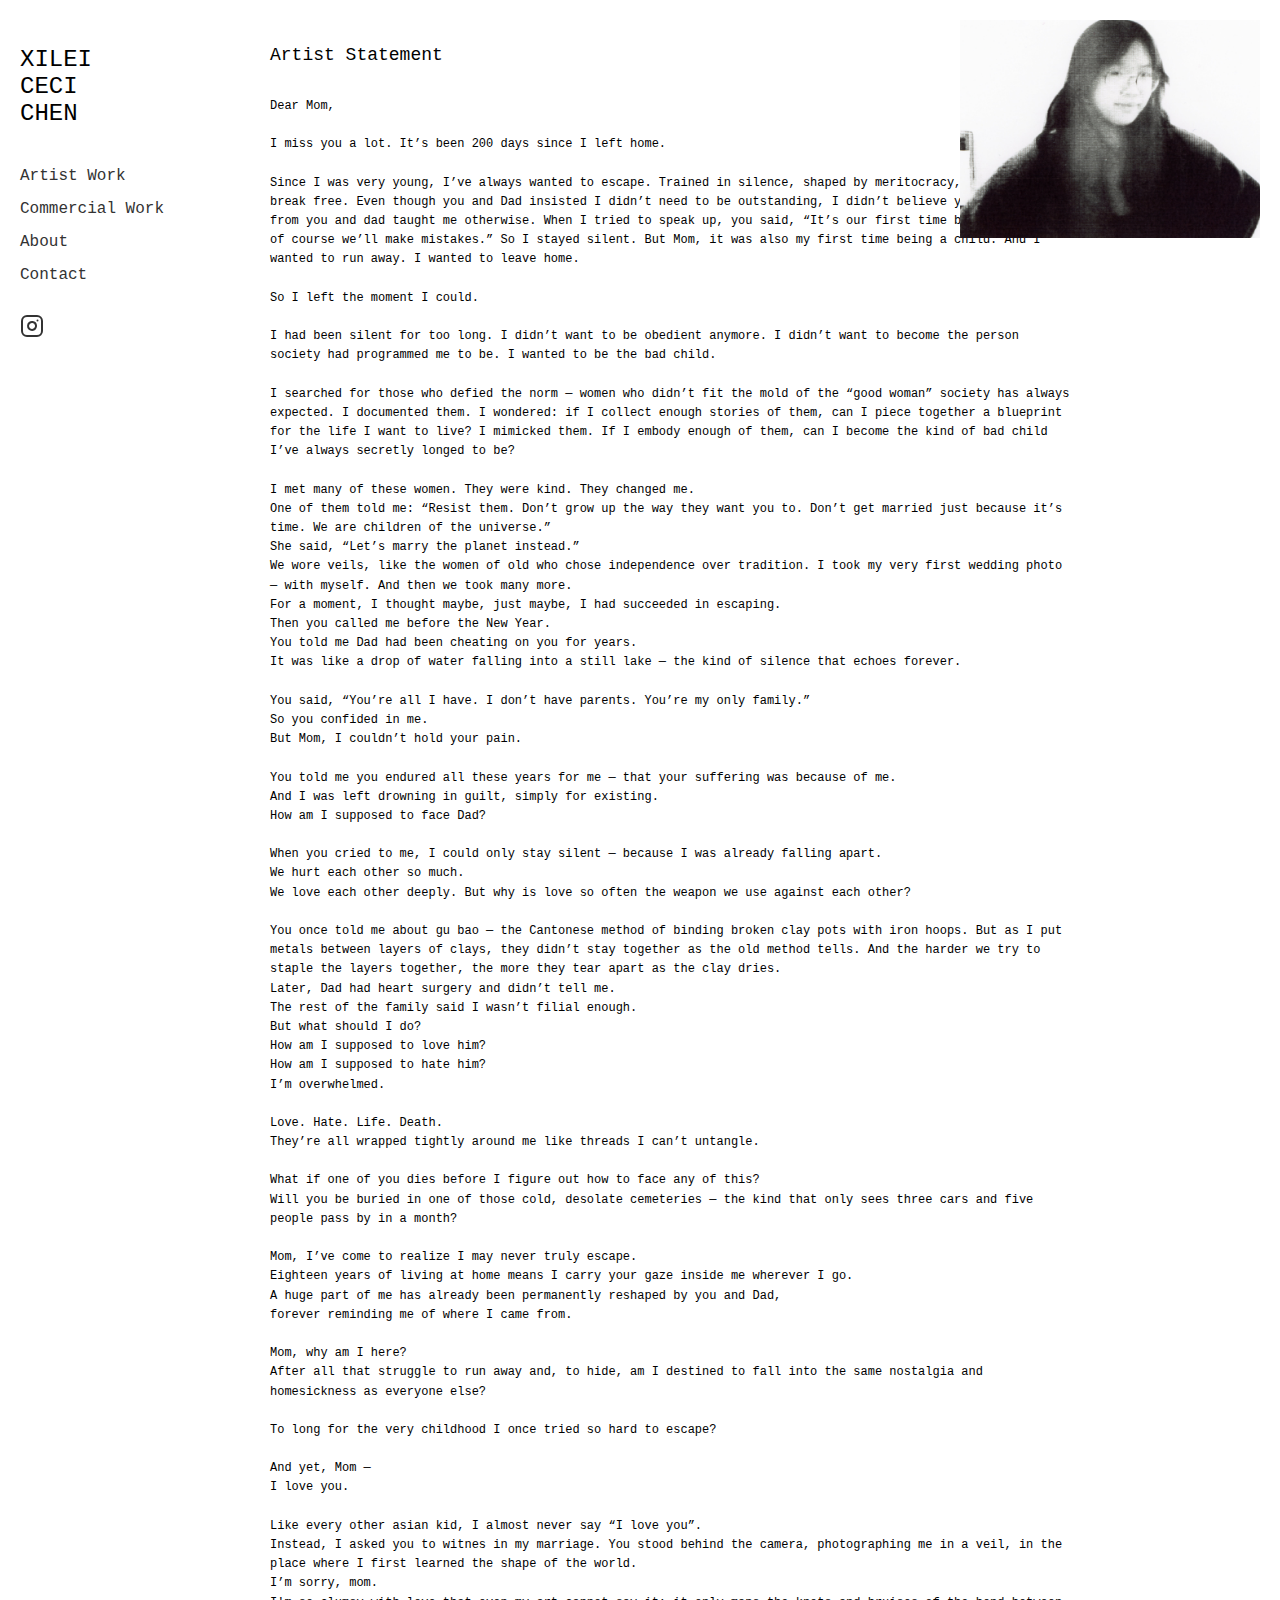
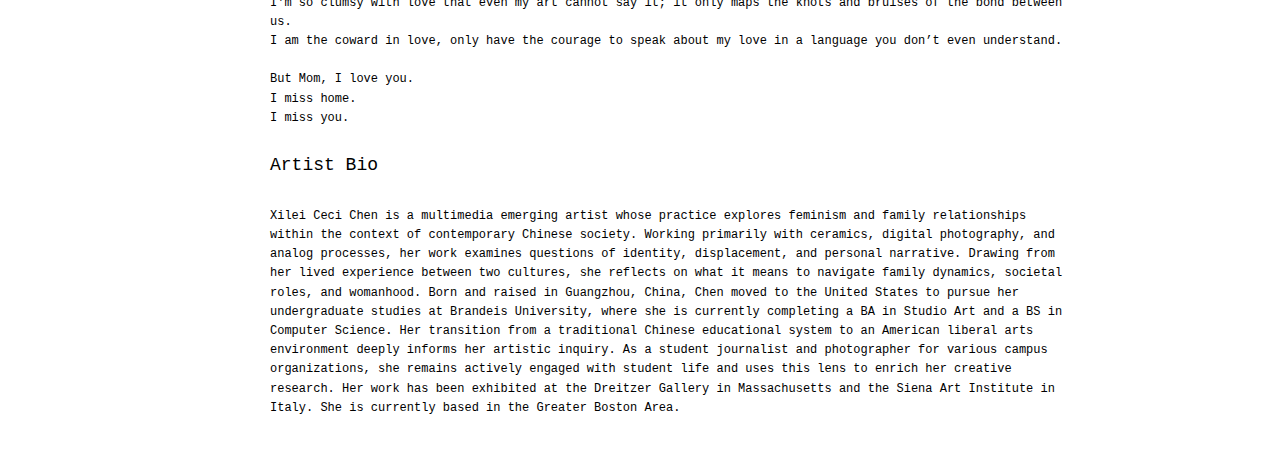
<file: about.html>
<!-- about.html -->
<!DOCTYPE html>
<html lang="en">
<head>
  <meta charset="UTF-8">
  <meta name="viewport" content="width=device-width, initial-scale=1.0">
  <title>about - xilei ceci chen</title>
  <link rel="stylesheet" href="styles.css">
  <style>
    .about-photo-img {
    position: absolute;
    top: 20px;
    right: 20px;
    width: 300px;
    }

    @media (max-width: 768px) {
        .about-photo-img {
            position: relative;
            display: block;
            margin: 0 auto 20px;
        }
    }
  </style>
</head>
<body>
  <div class="sidebar">
    <div class="sidebar-main">
      <h1><a href="index.html">XILEI <br> CECI <br> CHEN</a></h1>
      <ul>
        <li class="menu-item">
          <a href="index.html" class="main-link">Artist Work</a>
        </li>
        <li class="menu-item">
          <a href="#" class="main-link" onclick="toggleSubmenu('commercial-work'); return false;">Commercial Work</a>
          <ul class="submenu" id="commercial-work-submenu">
            <li><a href="index.html" onclick="localStorage.setItem('category', 'graduation-photo');">Graduation Photos</a></li>
            <li><a href="index.html" onclick="localStorage.setItem('category', 'event-photo');">Event Photos</a></li>
          </ul>
        </li>
        <li><a href="about.html" class="main-link">About</a></li>
        <li><a href="contact.html" class="main-link">Contact</a></li>
      </ul>
      <div class="social-icons">
        <a href="https://www.instagram.com/ceciii_xileichen/" target="_blank" class="instagram-icon">
          <svg xmlns="http://www.w3.org/2000/svg" width="24" height="24" viewBox="0 0 24 24" fill="none" stroke="currentColor" stroke-width="2" stroke-linecap="round" stroke-linejoin="round">
            <rect x="2" y="2" width="20" height="20" rx="5" ry="5"></rect>
            <path d="M16 11.37A4 4 0 1 1 12.63 8 4 4 0 0 1 16 11.37z"></path>
            <line x1="17.5" y1="6.5" x2="17.51" y2="6.5"></line>
          </svg>
        </a>
      </div>
    </div>
  </div>
  
  <div class="content">
    <img src="img/profile.JPG" alt="Photo of Xilei Ceci Chen" class="about-photo-img" />

    <h2>Artist Statement</h2>
    <div class="about-content">
      <p>
        Dear Mom,<br>
        <br>
        I miss you a lot. It’s been 200 days since I left home.<br>
        <br>
        Since I was very young, I’ve always wanted to escape. Trained in silence, shaped by meritocracy, I longed to break free. Even though you and Dad insisted I didn’t need to be outstanding, I didn’t believe you. Criticism from you and dad taught me otherwise. When I tried to speak up, you said, “It’s our first time being parents — of course we’ll make mistakes.” So I stayed silent. But Mom, it was also my first time being a child. And I wanted to run away. I wanted to leave home.<br>
        <br>
        So I left the moment I could.<br>
        <br>
        I had been silent for too long. I didn’t want to be obedient anymore. I didn’t want to become the person society had programmed me to be. I wanted to be the bad child.<br>
        <br>        
        I searched for those who defied the norm — women who didn’t fit the mold of the “good woman” society has always expected. I documented them. I wondered: if I collect enough stories of them, can I piece together a blueprint for the life I want to live? I mimicked them. If I embody enough of them, can I become the kind of bad child I’ve always secretly longed to be?<br>
        <br>
        I met many of these women. They were kind. They changed me.<br>
        One of them told me: “Resist them. Don’t grow up the way they want you to. Don’t get married just because it’s time. We are children of the universe.”<br>
        She said, “Let’s marry the planet instead.”<br>
        We wore veils, like the women of old who chose independence over tradition. I took my very first wedding photo — with myself. And then we took many more.<br>
        For a moment, I thought maybe, just maybe, I had succeeded in escaping.<br>
        
        Then you called me before the New Year.<br>
        You told me Dad had been cheating on you for years.<br>
        It was like a drop of water falling into a still lake — the kind of silence that echoes forever.<br>
        <br>
        You said, “You’re all I have. I don’t have parents. You’re my only family.”<br>
        So you confided in me.<br>
        But Mom, I couldn’t hold your pain.<br>
        <br>
        You told me you endured all these years for me — that your suffering was because of me.<br>
        And I was left drowning in guilt, simply for existing.<br>
        How am I supposed to face Dad?<br>
        <br>
        When you cried to me, I could only stay silent — because I was already falling apart.<br>
        We hurt each other so much.<br>
        We love each other deeply. But why is love so often the weapon we use against each other?<br>
        <br>
        You once told me about gu bao — the Cantonese method of binding broken clay pots with iron hoops. But as I put metals between layers of clays, they didn’t stay together as the old method tells.
        And the harder we try to staple  the layers together, the more they tear apart as the clay dries.
        <br>
        Later, Dad had heart surgery and didn’t tell me.<br>
        The rest of the family said I wasn’t filial enough.<br>
        But what should I do?<br>
        How am I supposed to love him?<br>
        How am I supposed to hate him?<br>
        I’m overwhelmed.<br>
        <br>
        Love. Hate. Life. Death.<br>
        They’re all wrapped tightly around me like threads I can’t untangle.<br>
        <br>
        What if one of you dies before I figure out how to face any of this?<br>
        Will you be buried in one of those cold, desolate cemeteries — the kind that only sees three cars and five people pass by in a month?<br>
        <br>
        Mom, I’ve come to realize I may never truly escape.<br>
        Eighteen years of living at home means I carry your gaze inside me wherever I go.<br>
        A huge part of me has already been permanently reshaped by you and Dad,<br>
        forever reminding me of where I came from.<br>
        <br>
        Mom, why am I here?<br>
        After all that struggle to run away and, to hide, am I destined to fall into the same nostalgia and homesickness as everyone else?<br>
        <br>
        To long for the very childhood I once tried so hard to escape?<br>
        <br>
        And yet, Mom —<br>
        I love you.<br>
        <br>
        Like every other asian kid, I almost never say “I love you”.<br>
        Instead, I asked you to witnes in my marriage. You stood behind the camera, photographing me in a veil, in the place where I first learned the shape of the world.<br>
        I’m sorry, mom.<br>
        I'm so clumsy with love that even my art cannot say it; it only maps the knots and bruises of the bond between us.<br>
        I am the coward in love, only have the courage to speak about my love in a language you don’t even understand.<br>
        <br>
        But Mom, I love you.<br>
        I miss home.<br>
        I miss you.<br>

      </p>
    </div>

    <h2>Artist Bio</h2>
    <div class="about-content">
      <p>
        Xilei Ceci Chen is a multimedia emerging artist whose practice explores feminism and family relationships within the context of contemporary Chinese society. 
        Working primarily with ceramics, digital photography, and analog processes, her work examines questions of identity, displacement, and personal narrative. 
        Drawing from her lived experience between two cultures, she reflects on what it means to navigate family dynamics, societal roles, and womanhood. 
        Born and raised in Guangzhou, China, Chen moved to the United States to pursue her undergraduate studies at Brandeis University, where she is currently completing a BA in Studio Art and a BS in Computer Science. 
        Her transition from a traditional Chinese educational system to an American liberal arts environment deeply informs her artistic inquiry. As a student journalist and photographer for various campus organizations,
        she remains actively engaged with student life and uses this lens to enrich her creative research. Her work has been exhibited at the Dreitzer Gallery in Massachusetts and the Siena Art Institute in Italy. 
        She is currently based in the Greater Boston Area.
      </p>
    </div>
  </div>

  <script>
    function toggleSubmenu(id) {
      const submenuId = id + '-submenu';
      const submenu = document.getElementById(submenuId);
      
      if (submenu) {
        if (submenu.style.display === 'block') {
          submenu.style.display = 'none';
        } else {
          submenu.style.display = 'block';
        }
      }
    }
  </script>
</body>
</html>
</file>
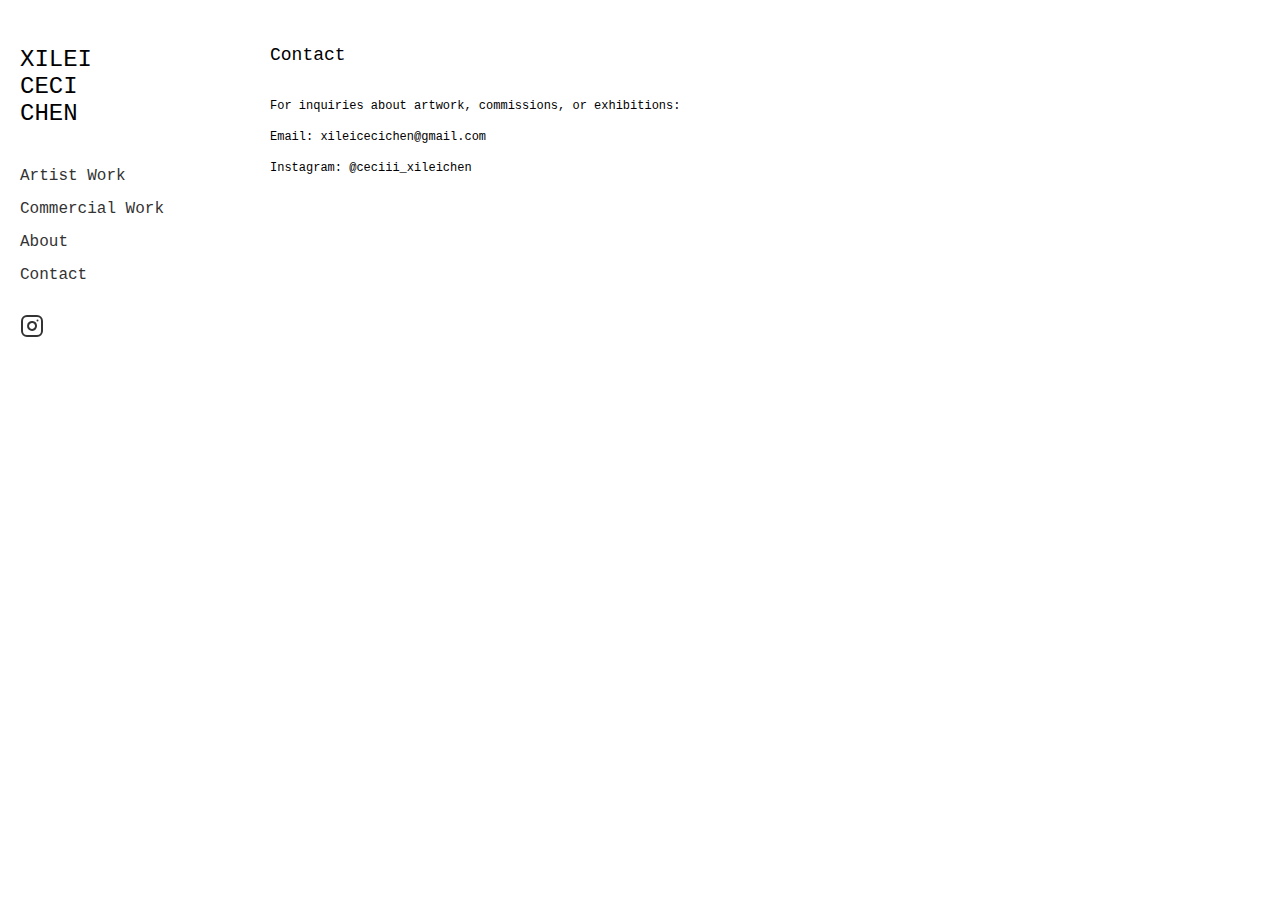
<file: contact.html>
<!DOCTYPE html>
<html lang="en">
<head>
  <meta charset="UTF-8">
  <meta name="viewport" content="width=device-width, initial-scale=1.0">
  <title>contact - xilei ceci chen</title>
  <link rel="stylesheet" href="styles.css">
</head>
<body>
  <div class="sidebar">
    <div class="sidebar-main">
      <h1><a href="index.html">XILEI <br> CECI <br> CHEN</a></h1>
      <ul>
        <li class="menu-item">
          <a href="index.html" class="main-link">Artist Work</a>
        </li>
        <li class="menu-item">
          <a href="#" class="main-link" onclick="toggleSubmenu('commercial-work'); return false;">Commercial Work</a>
          <ul class="submenu" id="commercial-work-submenu">
            <li><a href="index.html" onclick="localStorage.setItem('category', 'graduation-photo');">Graduation Photos</a></li>
            <li><a href="index.html" onclick="localStorage.setItem('category', 'event-photo');">Event Photos</a></li>
          </ul>
        </li>
        <li><a href="about.html" class="main-link">About</a></li>
        <li><a href="contact.html" class="main-link">Contact</a></li>
      </ul>
      <div class="social-icons">
        <a href="https://www.instagram.com/ceciii_xileichen/" target="_blank" class="instagram-icon">
          <svg xmlns="http://www.w3.org/2000/svg" width="24" height="24" viewBox="0 0 24 24" fill="none" stroke="currentColor" stroke-width="2" stroke-linecap="round" stroke-linejoin="round">
            <rect x="2" y="2" width="20" height="20" rx="5" ry="5"></rect>
            <path d="M16 11.37A4 4 0 1 1 12.63 8 4 4 0 0 1 16 11.37z"></path>
            <line x1="17.5" y1="6.5" x2="17.51" y2="6.5"></line>
          </svg>
        </a>
      </div>
    </div>
  </div>
  
  <div class="content">
    <h2>Contact</h2>
    <div class="contact-content">
      <p>For inquiries about artwork, commissions, or exhibitions:</p>
      <p>Email: xileicecichen@gmail.com</p>
      <p>Instagram: @ceciii_xileichen</p>
    </div>
  </div>

  <script>
    function toggleSubmenu(id) {
      const submenuId = id + '-submenu';
      const submenu = document.getElementById(submenuId);
      
      if (submenu) {
        if (submenu.style.display === 'block') {
          submenu.style.display = 'none';
        } else {
          submenu.style.display = 'block';
        }
      }
    }
  </script>
</body>
</html>
</file>
<file: styles.css>
body {
    font-family: 'Courier', monospace;
    margin: 0;
    padding: 0;
    display: flex;
    min-height: 100vh;
}

.sidebar {
    width: 200px;
    padding: 30px 20px;
    position: fixed;
    height: 100%;
    box-sizing: border-box;
    display: flex;
    flex-direction: column;
    justify-content: space-between;
    background: white;
}

.sidebar-main {
    flex-grow: 0;
}

.sidebar h1 {
    font-size: 24px;
    margin-bottom: 40px;
    font-weight: normal;
}

.sidebar h1 a {
    text-decoration: none;
    color: #000;
}

.sidebar ul {
    list-style: none;
    padding: 0;
    margin: 0;
}

.sidebar li {
    margin-bottom: 15px;
    font-weight: 300;
}

.sidebar a {
    text-decoration: none;
    color: #333;
    font-weight: 300;
}

.sidebar a:hover {
    text-decoration: underline;
}

.sidebar a.main-link {
    font-weight: 400;
}

.submenu {
    padding-left: 15px;
    margin-top: 20px;
    display: none;
}

.submenu li {
    margin-bottom: 10px;
}

.social-icons {
    margin-top: 30px;
}

.instagram-icon {
    color: #999;
}

.instagram-icon:hover {
    color: #333;
}

.artwork-info {
    margin-top: auto;
    font-size: 12px;
    line-height: 1.3;
}

.artwork-info h3 {
    font-size: 12px;
    font-weight: normal;
    margin-bottom: 5px;
    margin-top: 0;
}

.artwork-info p {
    margin: 3px 0;
    font-weight: 300;
    color: #333;
}

.navigation {
    margin-top: 40px;
    font-size: 12px;
}

.thumbnail-link {
    margin-top: 10px;
    font-size: 12px;
}

.navigation a, .thumbnail-link a {
    text-decoration: none;
    color: #333;
    font-weight: 300;
}

.navigation a:hover, .thumbnail-link a:hover {
    text-decoration: underline;
}

.content {
    margin-left: 240px;
    flex: 1;
    padding: 30px;
    display: flex;
    flex-direction: column;
}

.grid-container {
    display: none;
}

.grid-container.active {
    display: grid;
    grid-template-columns: repeat(4, 1fr);
    gap: 15px;
}

.grid-item {
    cursor: pointer;
    aspect-ratio: 4/3;
    overflow: hidden;
}

.grid-item img {
    width: 100%;
    height: 100%;
    object-fit: cover;
    object-position: center;
}

.single-work {
    display: none;
    height: 100%;
}

.single-work.active {
    display: flex;
    align-items: center;
    justify-content: center;
    height: calc(100vh - 60px);
}

.artwork-container {
    display: flex;
    align-items: center;
    justify-content: center;
}

.artwork-container img {
    max-width: 100%;
    max-height: 80vh;
    object-fit: contain;
}

.about-content, .contact-content {
    max-width: 800px;
    line-height: 1.6;
    font-size: 12px;
}

h2 {
    font-size: 18px;
    font-weight: normal;
    margin-bottom: 20px;
}

/* Mobile Responsive Styles */
@media screen and (max-width: 768px) {
    body {
        flex-direction: column;
    }

    .sidebar {
        position: relative;
        width: 100%;
        height: auto;
        padding: 20px;
    }

    .content {
        margin-left: 0;
        padding: 20px;
    }

    .grid-container.active {
        grid-template-columns: repeat(2, 1fr);
        gap: 10px;
    }

    .single-work.active {
        height: auto;
        padding: 0;
    }

    .artwork-container img {
        width: 100%;
        height: auto;
        max-height: none;
    }

    .about-content, .contact-content {
        font-size: 14px;
        padding: 0 15px;
    }

    .submenu {
        padding-left: 10px;
    }

    h2 {
        font-size: 16px;
        margin-bottom: 15px;
    }

    .grid-item {
        pointer-events: none;  /* Disables click events */
        cursor: default;      /* Removes cursor pointer */
    }

    /* If you have any hover effects, disable them too */
    .grid-item:hover {
        transform: none;
        opacity: 1;
    }
}

/* For very small screens */
@media screen and (max-width: 480px) {
    .grid-container.active {
        grid-template-columns: 1fr;
    }

    .sidebar h1 {
        font-size: 20px;
        margin-bottom: 20px;
    }

    .content {
        padding: 15px;
    }
}
</file>
